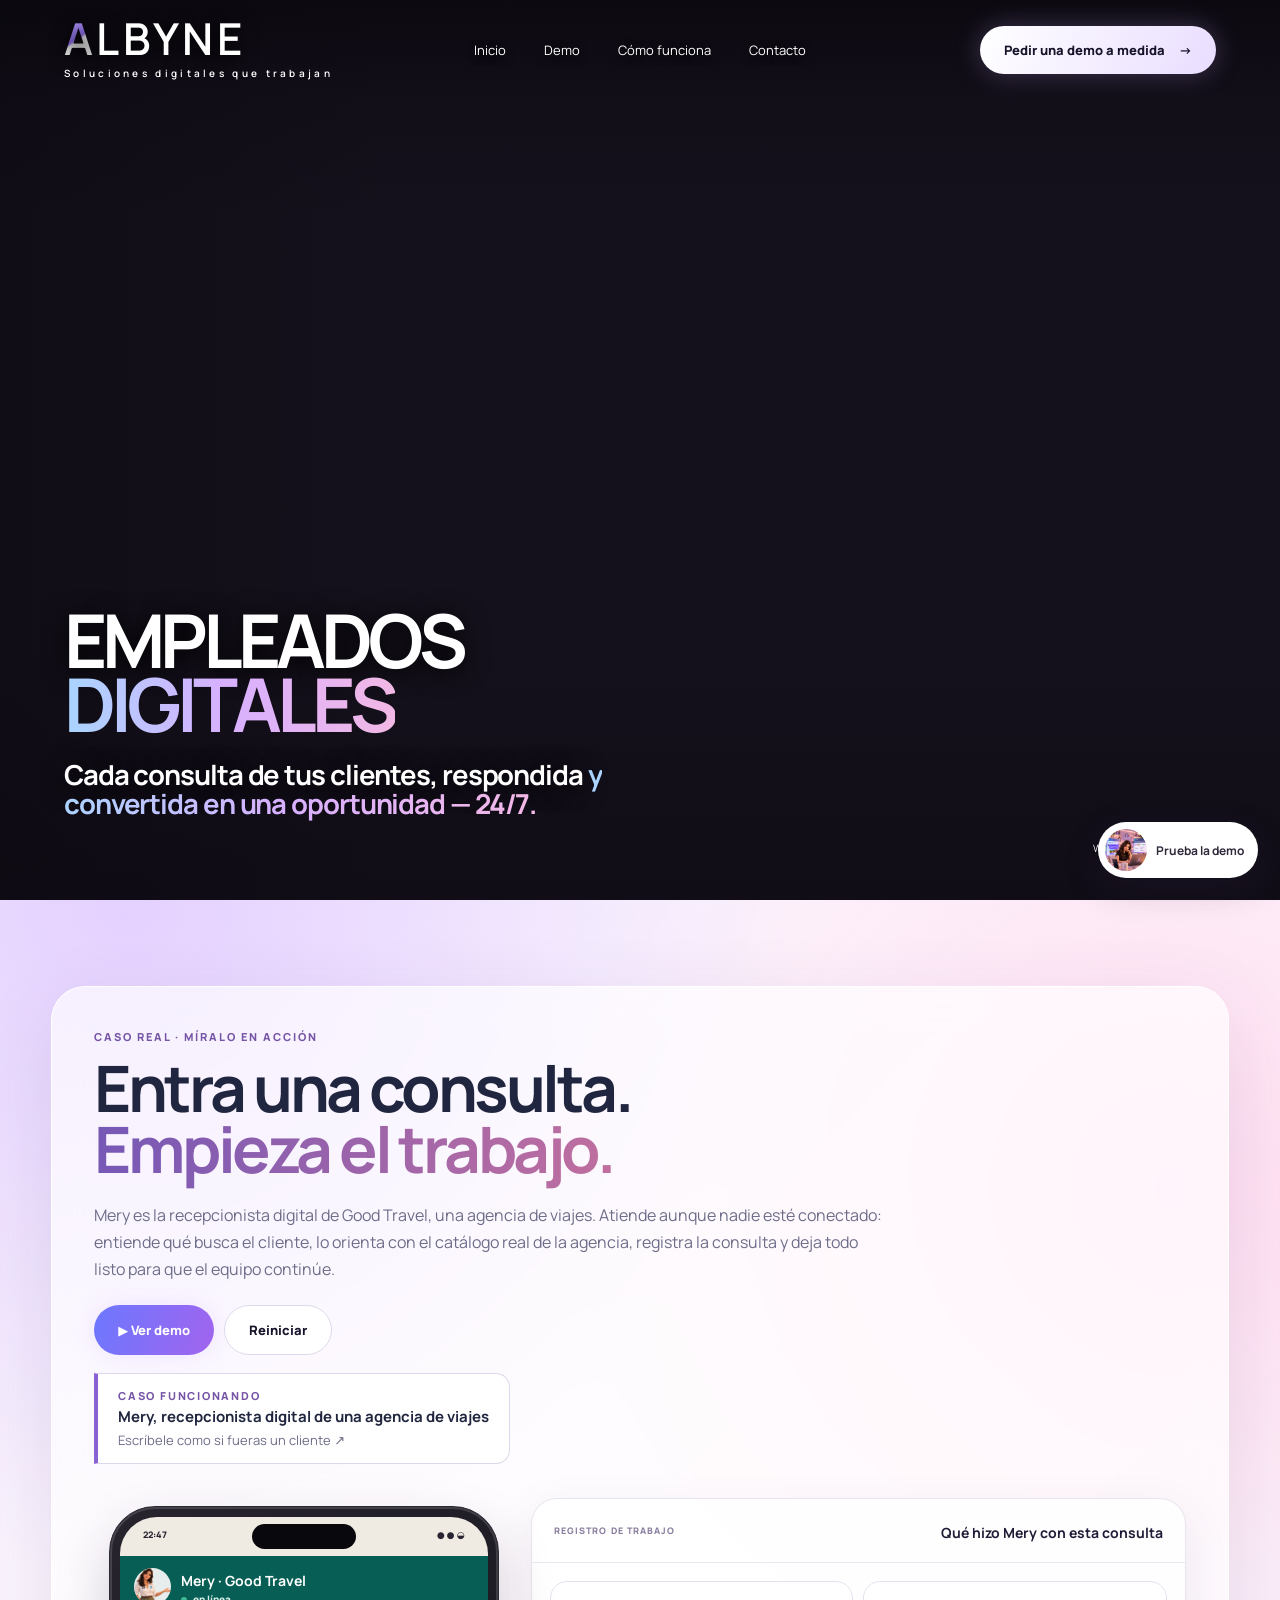
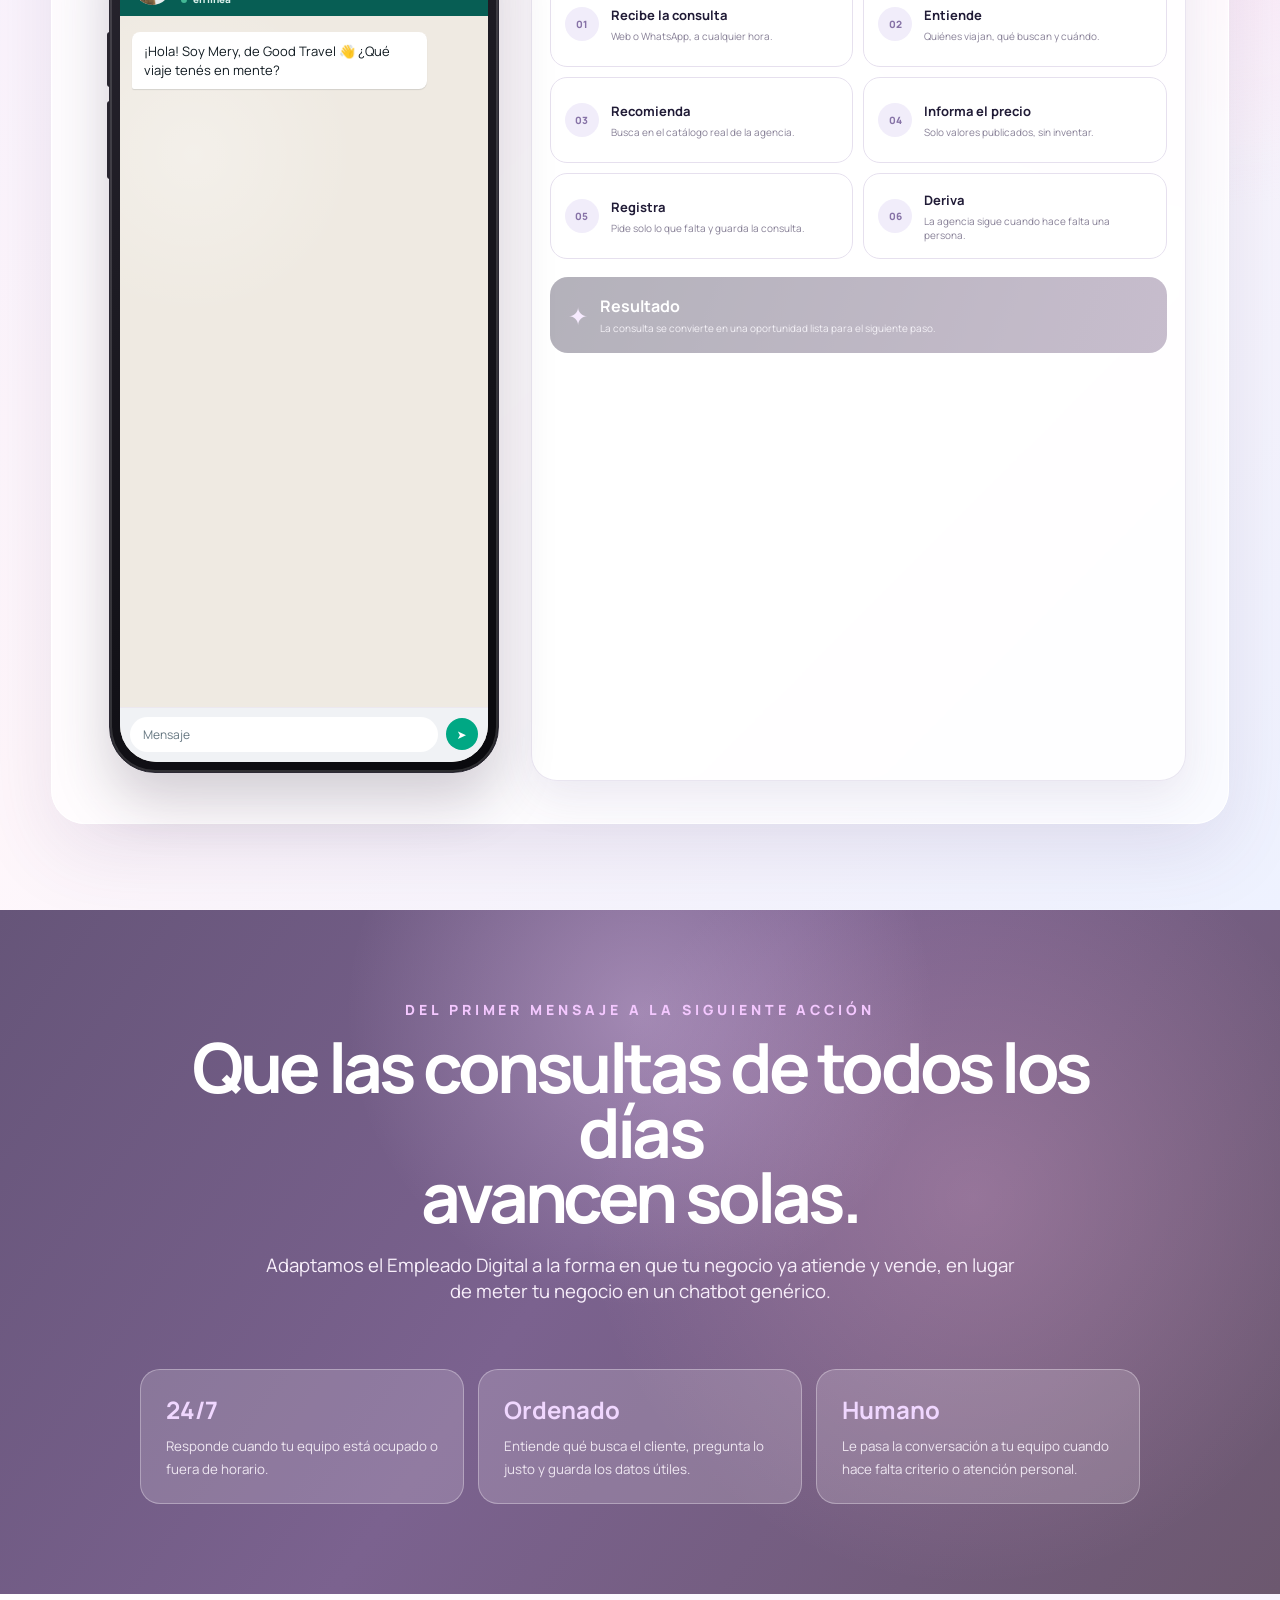
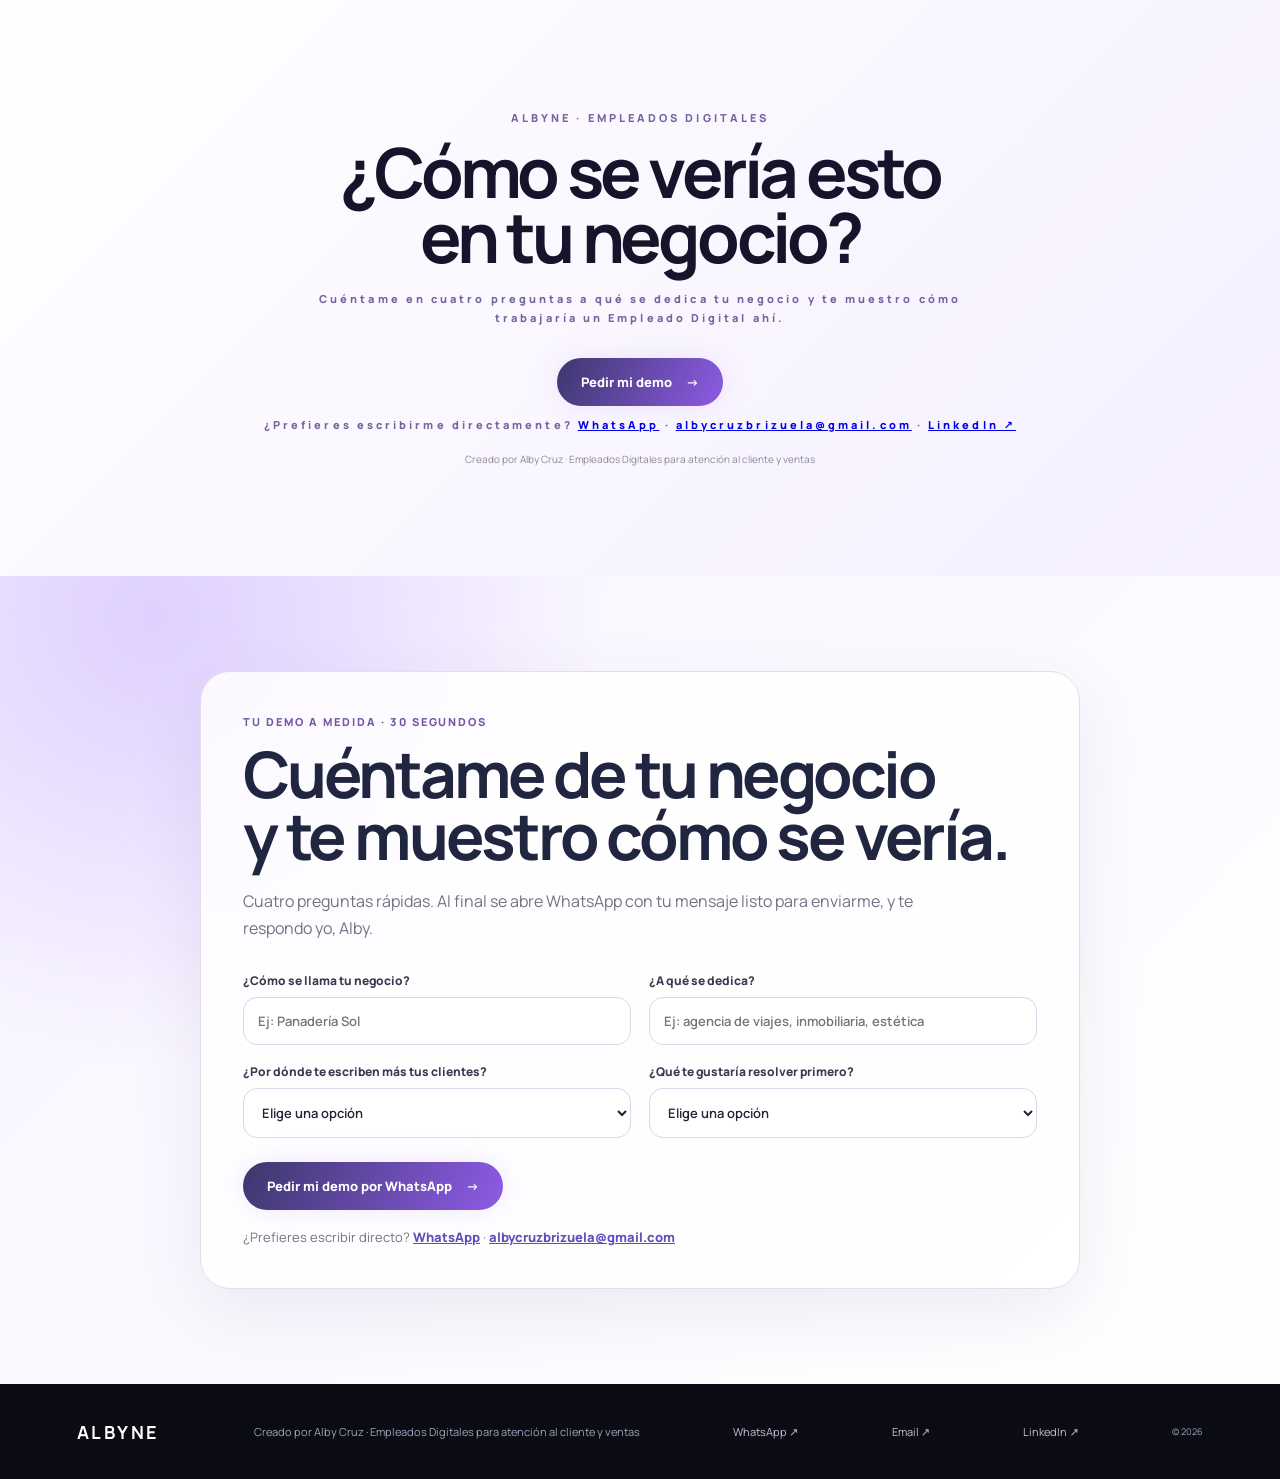
<file: index.html>
<!doctype html>
<html lang="es"><head><meta charset="UTF-8"><meta name="viewport" content="width=device-width,initial-scale=1"><meta name="description" content="ALBYNE — Empleados digitales que atienden consultas y ayudan a vender por WhatsApp y web, 24/7."><title>ALBYNE — Empleados Digitales</title><link rel="preconnect" href="https://fonts.googleapis.com"><link rel="preconnect" href="https://fonts.gstatic.com" crossorigin><link href="https://fonts.googleapis.com/css2?family=Manrope:wght@400;500;600;700;800&display=swap" rel="stylesheet"><link rel="stylesheet" href="styles.css"><script src="script.js" defer></script></head>
<body><main>
<section class="hero" id="home"><video class="hero-media" autoplay muted loop playsinline preload="auto"><source media="(max-width: 700px) and (orientation: portrait)" src="heropagGROKVIDEOS-IMAGE/grok-video-c19049d0-9712-4e89-aa44-8636d945af66.mp4" type="video/mp4"><source src="videodefinitivo.mp4" type="video/mp4"></video><div class="shade"></div><header class="nav"><a class="brand brand-mark" href="#home"><span><i>A</i>LBYNE</span><small>Soluciones digitales que trabajan</small></a><nav><a href="#home">Inicio</a><a href="#demo">Demo</a><a href="#how">Cómo funciona</a><a href="#contact">Contacto</a></nav><a class="pill top" href="#qualification">Pedir una demo a medida <b>→</b></a></header><div class="hero-copy"><h1>EMPLEADOS<br><span>DIGITALES</span></h1><h2>Cada consulta de tus clientes, respondida <span>y convertida en una oportunidad — 24/7.</span></h2></div><div class="channels"><span>WHATSAPP</span><span>WEB</span><span>CRM</span></div></section>

<section class="demo-section" id="demo"><div class="demo-shell"><div class="demo-intro"><p class="eyebrow">CASO REAL · MÍRALO EN ACCIÓN</p><h2>Entra una consulta.<br><span>Empieza el trabajo.</span></h2><p>Mery es la recepcionista digital de Good Travel, una agencia de viajes. Atiende aunque nadie esté conectado: entiende qué busca el cliente, lo orienta con el catálogo real de la agencia, registra la consulta y deja todo listo para que el equipo continúe.</p><div class="demo-actions"><button class="play-demo" id="playDemo">▶ Ver demo</button><button class="reset-demo" id="resetDemo">Reiniciar</button></div><a class="real-case" href="https://goodtravelagency.vercel.app/" target="_blank" rel="noopener"><span>Caso funcionando</span><b>Mery, recepcionista digital de una agencia de viajes</b><small>Escríbele como si fueras un cliente ↗</small></a></div>
<div class="demo-stage"><div class="phone-wrap"><div class="phone"><div class="phone-notch"></div><div class="phone-screen"><div class="phone-status"><span>22:47</span><span>● ● ◒</span></div><div class="chat-head"><div class="avatar"><img src="img/mery-avatar.webp" alt="Mery"></div><div><b>Mery · Good Travel</b><small><i></i> en línea</small></div></div><div class="chat-stream" id="chatStream"><div class="bubble assistant visible">¡Hola! Soy Mery, de Good Travel 👋 ¿Qué viaje tenés en mente?</div><div class="bubble client" data-step="1">¡Hola! Quiero viajar con mi novio, ¿qué promos tienen?</div><div class="bubble assistant" data-step="2">¡Qué lindo plan! ¿Buscan más playa o ciudad? ¿Y para qué fecha lo pensaban?</div><div class="bubble client" data-step="2">Playa, en enero si se puede.</div><div class="bubble assistant" data-step="3">Para playa te recomiendo el Caribe All Inclusive: 7 noches, hotel 5 estrellas, todo incluido.</div><div class="bubble assistant" data-step="4">El valor publicado es desde USD 1.800, sujeto a confirmación según la fecha.</div><div class="bubble assistant" data-step="5">Para que el equipo te arme la propuesta, ¿me pasás tu nombre y un mail o WhatsApp?</div><div class="bubble client" data-step="5">Lucía Gómez, lucia@ejemplo.com</div><div class="bubble assistant" data-step="5">Listo, Lucía. Dejé registrada tu consulta por Caribe para 2 personas en enero.</div><div class="bubble assistant" data-step="6">El equipo de Good Travel sigue desde acá, con todo lo que ya me contaste.</div></div><div class="phone-input"><span>Mensaje</span><b>➤</b></div></div></div></div>

<div class="circuit-card"><div class="circuit-head"><small>REGISTRO DE TRABAJO</small><b>Qué hizo Mery con esta consulta</b></div><div class="circuit-grid"><div class="circuit-step" data-step="1"><span>01</span><div><b>Recibe la consulta</b><small class="step-default">Web o WhatsApp, a cualquier hora.</small><small class="step-result">✓ 22:47 · fuera de horario, igual responde</small></div></div><div class="circuit-step" data-step="2"><span>02</span><div><b>Entiende</b><small class="step-default">Quiénes viajan, qué buscan y cuándo.</small><small class="step-result">✓ 2 personas · playa · enero</small></div></div><div class="circuit-step" data-step="3"><span>03</span><div><b>Recomienda</b><small class="step-default">Busca en el catálogo real de la agencia.</small><small class="step-result">✓ Caribe All Inclusive · 7 noches</small></div></div><div class="circuit-step" data-step="4"><span>04</span><div><b>Informa el precio</b><small class="step-default">Solo valores publicados, sin inventar.</small><small class="step-result">✓ Desde USD 1.800 · sujeto a confirmación</small></div></div><div class="circuit-step" data-step="5"><span>05</span><div><b>Registra</b><small class="step-default">Pide solo lo que falta y guarda la consulta.</small><small class="step-result">✓ Lucía · contacto y viaje registrados</small></div></div><div class="circuit-step" data-step="6"><span>06</span><div><b>Deriva</b><small class="step-default">La agencia sigue cuando hace falta una persona.</small><small class="step-result">✓ Lista para que la agencia arme la propuesta</small></div></div></div><div class="demo-result" id="demoResult"><span>✦</span><div><b>Resultado</b><small>La consulta se convierte en una oportunidad lista para el siguiente paso.</small></div></div></div></div></div></section>

<section class="statement" id="how"><div class="statement-inner"><p class="eyebrow">DEL PRIMER MENSAJE A LA SIGUIENTE ACCIÓN</p><h2>Que las consultas de todos los días<br>avancen solas.</h2><span class="statement-sub">Adaptamos el Empleado Digital a la forma en que tu negocio ya atiende y vende, en lugar de meter tu negocio en un chatbot genérico.</span><div class="proof"><div><b>24/7</b><small>Responde cuando tu equipo está ocupado o fuera de horario.</small></div><div><b>Ordenado</b><small>Entiende qué busca el cliente, pregunta lo justo y guarda los datos útiles.</small></div><div><b>Humano</b><small>Le pasa la conversación a tu equipo cuando hace falta criterio o atención personal.</small></div></div></div></section>

<section class="contact" id="contact"><p>ALBYNE · EMPLEADOS DIGITALES</p><h2>¿Cómo se vería esto<br>en tu negocio?</h2><p class="contact-copy">Cuéntame en cuatro preguntas a qué se dedica tu negocio y te muestro cómo trabajaría un Empleado Digital ahí.</p><a class="pill" href="#qualification">Pedir mi demo <b>→</b></a><p class="contact-direct">¿Prefieres escribirme directamente? <a href="https://wa.me/5491162027121" target="_blank" rel="noopener">WhatsApp</a> · <a href="mailto:albycruzbrizuela@gmail.com">albycruzbrizuela@gmail.com</a> · <a href="https://www.linkedin.com/in/albinacb/" target="_blank" rel="noopener">LinkedIn ↗</a></p><span class="contact-pending">Creado por Alby Cruz · Empleados Digitales para atención al cliente y ventas</span></section>
<section class="qualification" id="qualification"><div class="qualification-shell"><p class="eyebrow">TU DEMO A MEDIDA · 30 SEGUNDOS</p><h2>Cuéntame de tu negocio<br>y te muestro cómo se vería.</h2><p class="qualification-intro">Cuatro preguntas rápidas. Al final se abre WhatsApp con tu mensaje listo para enviarme, y te respondo yo, Alby.</p><form id="qualificationForm" class="qualification-form">
<label>¿Cómo se llama tu negocio?<input name="company" required maxlength="80" placeholder="Ej: Panadería Sol"></label>
<label>¿A qué se dedica?<input name="rubro" required maxlength="80" placeholder="Ej: agencia de viajes, inmobiliaria, estética"></label>
<label>¿Por dónde te escriben más tus clientes?<select name="channel" required><option value="">Elige una opción</option><option>WhatsApp</option><option>Instagram</option><option>Página web</option><option>Varios canales</option></select></label>
<label>¿Qué te gustaría resolver primero?<select name="pain" required><option value="">Elige una opción</option><option>Responder más rápido</option><option>Responder fuera de horario</option><option>No perder mensajes ni clientes</option><option>Dejar de contestar lo mismo una y otra vez</option><option>Ordenar las consultas y hacer seguimiento</option><option>Todavía no lo sé, quiero ver opciones</option></select></label>
<button class="pill qualification-submit" type="submit">Pedir mi demo por WhatsApp <b>→</b></button></form><p class="qualification-alt">¿Prefieres escribir directo? <a href="https://wa.me/5491162027121" target="_blank" rel="noopener">WhatsApp</a> · <a href="mailto:albycruzbrizuela@gmail.com">albycruzbrizuela@gmail.com</a></p><div class="qualification-result" id="qualificationResult" hidden></div></div></section>

<button class="albyne-launcher" id="albyneLauncher" type="button" aria-label="Probar a Albyne"><img src="heropagGROKVIDEOS-IMAGE/Imagen de ChatGPT 30 sept 2026, 11_27_28 a.m..png" alt=""><span>Prueba la demo</span></button><aside class="albyne-assistant" id="albyneAssistant" aria-hidden="true"><div class="albyne-assistant-head"><img src="heropagGROKVIDEOS-IMAGE/Imagen de ChatGPT 30 sept 2026, 11_27_28 a.m..png" alt="Albyne"><div><b>Albyne</b><small>Demo interactiva · en línea</small></div><button id="closeAlbyne" aria-label="Cerrar">×</button></div><div class="albyne-assistant-chat" id="albyneLiveChat"><div class="live-msg bot">¡Hola! Soy Albyne 👋<br>Cuéntame en pocas palabras: ¿qué te gustaría mejorar en la atención o en las ventas de tu negocio?</div></div><form class="albyne-assistant-form" id="albyneForm"><input id="albyneInput" autocomplete="off" placeholder="Escribe tu respuesta…" aria-label="Tu respuesta"><button type="submit">➤</button></form></aside></main>
<footer><b>ALBYNE</b><span>Creado por Alby Cruz · Empleados Digitales para atención al cliente y ventas</span><a href="https://wa.me/5491162027121" target="_blank" rel="noopener" style="color:#c9c0dd;text-decoration:none">WhatsApp ↗</a><a href="mailto:albycruzbrizuela@gmail.com" style="color:#c9c0dd;text-decoration:none">Email ↗</a><a href="https://www.linkedin.com/in/albinacb/" target="_blank" rel="noopener" style="color:#c9c0dd;text-decoration:none">LinkedIn ↗</a><small>© 2026</small></footer></body></html>
</file>
<file: styles.css>
:root{--ink:#17132a}*{box-sizing:border-box}html{scroll-behavior:smooth}body{margin:0;font-family:Manrope,system-ui,sans-serif;color:#fff;background:#0b0c13}button,a{font:inherit}.hero{height:100svh;min-height:720px;position:relative;overflow:hidden;background:#15111c}.hero-media{position:absolute;inset:0;width:100%;height:100%;object-fit:cover;object-position:center;filter:saturate(1.04) contrast(1.02)}.shade{position:absolute;inset:0;background:linear-gradient(180deg,rgba(9,6,13,.38),transparent 25%,transparent 70%,rgba(9,6,13,.34)),linear-gradient(90deg,rgba(8,6,12,.34),transparent 31%)}.nav{position:absolute;z-index:5;inset:0 0 auto;height:100px;padding:0 5%;display:grid;grid-template-columns:1fr auto 1fr;align-items:center;background:linear-gradient(180deg,rgba(7,5,10,.48),transparent)}.brand{color:#fff;text-decoration:none}.brand-mark{font-size:44px;font-weight:600;letter-spacing:.075em}.brand-mark span{display:block;line-height:.85;text-shadow:0 3px 18px #000}.brand-mark i{font-style:normal;background:linear-gradient(145deg,#d7c6ff,#9b78ff 48%,#fff 52%);-webkit-background-clip:text;color:transparent}.brand-mark small{display:block;margin-top:9px;font-size:10px}.nav nav{display:flex;gap:38px}.nav nav a{color:#fff;text-decoration:none;font-size:13px;text-shadow:0 2px 10px #000}.pill,.play-demo,.reset-demo{display:inline-flex;align-items:center;justify-content:center;gap:14px;padding:15px 24px;border:0;border-radius:40px;background:linear-gradient(115deg,#fff,#e9ddff);color:#17132a;text-decoration:none;font-size:13px;font-weight:800;box-shadow:0 0 26px rgba(206,171,255,.26);cursor:pointer}.pill.top{justify-self:end}.hero-copy{position:absolute;z-index:4;left:5%;bottom:9%;max-width:600px;text-shadow:0 3px 24px #000}.hero-copy h1{font-size:clamp(58px,5.8vw,90px);line-height:.86;letter-spacing:-.065em;margin:0}.hero-copy h1 span,.hero-copy h2 span{background:linear-gradient(90deg,#a9d5ff,#d7b0ff 48%,#f2b8e5);-webkit-background-clip:text;color:transparent;text-shadow:none}.hero-copy h2{font-size:clamp(24px,2.15vw,35px);line-height:1.08;letter-spacing:-.04em;margin:24px 0 0}.channels{position:absolute;z-index:4;right:3%;bottom:5%;display:flex;gap:18px;font-size:10px;letter-spacing:.14em;text-shadow:0 2px 8px #000}
.demo-section{padding:86px 4%;color:#201b36;background:radial-gradient(circle at 10% 0%,#e2cdffe6,transparent 34%),radial-gradient(circle at 92% 18%,#ffd6eebf,transparent 35%),linear-gradient(135deg,#f7f2ff,#fff7fb 52%,#eef2ff)}.demo-shell{width:min(1420px,100%);margin:auto;padding:42px;border:1px solid #fff;border-radius:34px;background:#ffffffa8;box-shadow:0 26px 80px #543d771f;backdrop-filter:blur(18px)}.demo-intro{max-width:900px;margin-bottom:34px}.eyebrow{margin:0 0 14px;font-size:11px;font-weight:800;letter-spacing:.18em}.demo-intro .eyebrow{color:#7655a6}.demo-intro h2{font-size:clamp(42px,5vw,72px);line-height:.95;letter-spacing:-.055em;margin:0;color:#20263f}.demo-intro h2 span{background:linear-gradient(90deg,#7658b6,#c06f9f);-webkit-background-clip:text;color:transparent}.demo-intro>p:not(.eyebrow){max-width:790px;margin:22px 0;color:#6d6d89;font-size:16px;line-height:1.7}.demo-actions{display:flex;gap:10px}.play-demo{background:linear-gradient(110deg,#6c78ff,#a264ee);color:#fff}.play-demo:disabled{opacity:.7}.reset-demo{background:#fff;border:1px solid #ddd8eb;box-shadow:none}.demo-stage{display:grid;grid-template-columns:minmax(300px,.78fr) minmax(440px,1.22fr);gap:18px}.chat-card,.circuit-card{border:1px solid #795ea029;border-radius:26px;background:#ffffffc2;box-shadow:0 16px 45px #523f741a;overflow:hidden}.chat-head,.circuit-head{display:flex;align-items:center;justify-content:space-between;padding:20px 22px;border-bottom:1px solid #ece8f3}.chat-head small,.circuit-head small{display:block;color:#8a7d9f;font-size:9px;font-weight:800;letter-spacing:.12em}.chat-head b,.circuit-head b{display:block;margin-top:4px;font-size:14px}.chat-head>span{font-size:10px;color:#7e7890}.chat-head>span i{display:inline-block;width:7px;height:7px;border-radius:50%;background:#42b895;margin-right:5px}.chat-stream{height:470px;padding:18px;overflow:auto}.bubble{max-width:86%;margin:0 0 11px;padding:12px 14px;border:1px solid #e2ddeb;border-radius:16px;background:#fff;font-size:12px;line-height:1.5;opacity:0;transform:translateY(8px);transition:.38s ease}.bubble.visible{opacity:1;transform:none}.bubble.client{margin-left:auto;background:#eeeaff;border-color:#e2dcff}.bubble.audio,.bubble.system{max-width:94%;border-style:dashed;background:#f1fbf7;border-color:#bce3d4;color:#4e7466}.circuit-card{padding-bottom:20px}.circuit-grid{display:grid;grid-template-columns:1fr 1fr;gap:10px;padding:18px}.circuit-step{display:flex;gap:12px;align-items:center;min-height:86px;padding:14px;border:1px solid #e6e0ee;border-radius:17px;background:#ffffffcc;transition:.35s ease}.circuit-step>span{width:34px;height:34px;flex:0 0 34px;display:grid;place-items:center;border-radius:50%;background:#f1edfa;color:#8773a7;font-size:10px;font-weight:800}.circuit-step b{display:block;font-size:13px}.circuit-step small{display:block;margin-top:5px;color:#888197;font-size:10px;line-height:1.4}.circuit-step.active{border-color:#aa85ff;background:linear-gradient(135deg,#f7f1ff,#fff3fa);box-shadow:0 0 0 3px #a982ff1a,0 12px 25px #825ab01a;transform:translateY(-2px)}.circuit-step.active>span{background:linear-gradient(135deg,#8b73ff,#bd77dc);color:#fff}.circuit-step.done{border-color:#cfe5db}.circuit-step.done>span{background:#e5f5ee;color:#3b9475}.demo-result{margin:0 18px;padding:18px;display:flex;gap:12px;align-items:center;border-radius:18px;background:linear-gradient(110deg,#28223c,#5e416f);color:#fff;opacity:.35;transition:.45s}.demo-result.visible{opacity:1;box-shadow:0 15px 35px #51366638}.demo-result>span{font-size:24px;color:#e7c6ff}.demo-result b,.demo-result small{display:block}.demo-result small{margin-top:4px;color:#ddd5e5;font-size:10px}
.statement{position:relative;min-height:650px;display:grid;place-items:center;text-align:center;padding:90px 5%;overflow:hidden;background:radial-gradient(circle at 50% 15%,#f4d7ff57,transparent 34%),radial-gradient(circle at 76% 42%,#ffbee33d,transparent 37%),linear-gradient(125deg,#665579,#7b628f 46%,#6c586f)}.statement-inner{position:relative;width:min(1000px,90vw)}.statement .eyebrow,.contact>p{font-size:14px;letter-spacing:.28em;font-weight:800;color:#f4c8ff}.statement h2,.contact h2{font-size:clamp(52px,5.4vw,82px);line-height:.94;letter-spacing:-.055em;margin:16px auto 22px;max-width:920px}.statement-sub{display:block;font-size:clamp(18px,1.45vw,23px);color:#f7eefa;max-width:760px;margin:auto}.proof{margin:65px auto 0;display:grid;grid-template-columns:repeat(3,1fr);gap:14px}.proof div{text-align:left;padding:23px 25px;border:1px solid #fff7fd52;border-radius:20px;background:#fff5fc2b}.proof b{display:block;font-size:24px;color:#f0d7ff;margin-bottom:8px}.proof small{color:#eee6f1;line-height:1.5}.contact{text-align:center;color:var(--ink);padding:105px 20px 110px;background:linear-gradient(135deg,#fff,#f5efff)}.contact>p{color:#7564a0;font-size:11px}.contact h2{margin:15px auto 38px}.contact .pill{background:linear-gradient(115deg,#3d376d,#8d5be5);color:#fff}.contact-pending{display:block;margin-top:20px;color:#8d8799;font-size:10px}footer{min-height:95px;padding:25px 6%;display:flex;align-items:center;justify-content:space-between;color:#9da5bb;font-size:11px}footer b{font-size:18px;letter-spacing:.15em;color:#fff}
@media(max-width:1000px){.nav nav{display:none}.nav{grid-template-columns:1fr auto}.demo-stage{grid-template-columns:1fr}.chat-stream{height:400px}}@media(max-width:700px){.hero{min-height:690px}.shade{background:linear-gradient(180deg,#07050a8c,transparent 25%,transparent 60%,#07050a94)}.nav{height:75px;padding:0 18px}.brand-mark{font-size:31px}.brand-mark small{font-size:7px;margin-top:6px}.pill.top{font-size:10px;padding:10px 13px}.hero-copy{left:20px;right:20px;bottom:6%;max-width:340px}.hero-copy h1{font-size:clamp(46px,13vw,58px)}.hero-copy h2{font-size:21px;margin-top:18px;max-width:290px}.channels{display:none}.demo-section{padding:42px 14px}.demo-shell{padding:22px 14px;border-radius:26px}.demo-intro h2{font-size:42px}.demo-intro>p:not(.eyebrow){font-size:14px}.demo-actions{display:grid;grid-template-columns:1fr auto}.play-demo,.reset-demo{padding:13px 16px;font-size:12px}.demo-stage{display:flex;flex-direction:column}.chat-card,.circuit-card{border-radius:20px}.chat-stream{height:380px;padding:14px}.bubble{font-size:11px;max-width:90%}.circuit-grid{grid-template-columns:1fr;padding:14px}.circuit-step{min-height:72px}.demo-result{margin:0 14px}.statement{min-height:auto;padding:75px 22px}.statement .eyebrow{font-size:11px}.statement h2{font-size:clamp(43px,12vw,58px)}.statement-sub{font-size:17px;line-height:1.5}.proof{grid-template-columns:1fr;margin-top:38px}.contact{padding:75px 20px 80px}.contact h2{font-size:38px}footer{flex-direction:column;gap:10px;text-align:center}}@media(prefers-reduced-motion:reduce){html{scroll-behavior:auto}.bubble,.circuit-step,.demo-result{transition:none}}
/* Demo conversation: literal mobile phone */
.phone-wrap{display:grid;place-items:center;min-width:0;padding:8px 12px}
.phone{position:relative;width:min(390px,100%);height:610px;padding:10px;border:1px solid #2c2935;border-radius:46px;background:linear-gradient(145deg,#27242e,#09090d);box-shadow:0 28px 55px #30234238,0 0 0 2px #ffffff24 inset}
.phone:before,.phone:after{content:"";position:absolute;left:-3px;width:3px;border-radius:3px 0 0 3px;background:#27242e}.phone:before{top:125px;height:55px}.phone:after{top:194px;height:78px}
.phone-notch{position:absolute;z-index:5;top:17px;left:50%;transform:translateX(-50%);width:104px;height:25px;border-radius:18px;background:#09090d}
.phone-screen{height:100%;display:flex;flex-direction:column;overflow:hidden;border-radius:37px;background:linear-gradient(180deg,#fbfaff,#f7f4fa)}
.phone-status{height:39px;flex:0 0 39px;padding:11px 23px 0;display:flex;justify-content:space-between;color:#282431;font-size:9px;font-weight:800}
.phone .chat-head{height:60px;flex:0 0 60px;justify-content:flex-start;gap:10px;padding:8px 14px;background:#fff;border-bottom:1px solid #ebe7ef}
.phone .chat-head .avatar{width:37px;height:37px;display:grid;place-items:center;border-radius:50%;background:linear-gradient(145deg,#8874ff,#d17ec1);color:#fff;font-size:14px;font-weight:800}
.phone .chat-head b{font-size:12px;color:#262137}
.phone .chat-head small{display:block;margin-top:2px;color:#777183;font-size:8px;letter-spacing:0}
.phone .chat-head small i{display:inline-block;width:6px;height:6px;border-radius:50%;background:#42b895;margin-right:4px}
.phone .chat-stream{flex:1;height:auto;padding:14px 11px;background:linear-gradient(#f8f5faeb,#f8f5faeb),radial-gradient(circle at 20% 20%,#eadfff,transparent 30%);scrollbar-width:none}
.phone .chat-stream::-webkit-scrollbar{display:none}
.phone .bubble{max-width:82%;padding:9px 11px;margin-bottom:8px;border:0;border-radius:15px 15px 15px 5px;background:#fff;color:#373141;font-size:10px;line-height:1.45;box-shadow:0 2px 8px #40344b12}
.phone .bubble.client{margin-left:auto;border-radius:15px 15px 5px 15px;background:#dcd4ff}
.phone .bubble.audio{margin-left:auto;border:0;border-radius:15px 15px 5px 15px;background:#dff3eb;color:#496d60}
.phone .bubble.system{max-width:90%;margin-left:auto;margin-right:auto;border-radius:12px;background:#eee9f4;color:#716879;text-align:center;font-size:9px;box-shadow:none}
.phone-input{height:55px;flex:0 0 55px;padding:8px 10px 10px;display:flex;align-items:center;gap:8px;background:#fff;border-top:1px solid #ece8ef}
.phone-input span{flex:1;padding:9px 13px;border:1px solid #e4dfe9;border-radius:20px;color:#aaa3b0;font-size:9px}
.phone-input b{width:32px;height:32px;display:grid;place-items:center;border-radius:50%;background:linear-gradient(135deg,#806cff,#b26dcc);color:#fff;font-size:12px}
@media(max-width:700px){.phone-wrap{padding:4px 0 12px}.phone{width:min(350px,94vw);height:570px;border-radius:42px}.phone-screen{border-radius:34px}}

/* WhatsApp-faithful customer chat: readable and only customer-visible messages */
.phone-screen{background:#efeae2}
.phone .chat-head{background:#075e54;border-bottom:0}
.phone .chat-head b{color:#fff;font-size:14px}
.phone .chat-head small{color:#d8eee9;font-size:10px}
.phone .chat-head .avatar{background:#dfe5e7;color:#54656f}
.phone .chat-stream{background-color:#efeae2;background-image:radial-gradient(circle at 20% 20%,rgba(255,255,255,.28),transparent 26%);padding:16px 12px}
.phone .bubble{max-width:86%;padding:10px 12px;margin-bottom:9px;border-radius:8px 8px 8px 2px;background:#fff;color:#111b21;font-size:13px;line-height:1.42;box-shadow:0 1px 1px #0b141a1f}
.phone .bubble.client{background:#d9fdd3;border-radius:8px 8px 2px 8px}
.phone .bubble.audio{background:#d9fdd3;color:#111b21;border-radius:8px 8px 2px 8px}
.phone-input{background:#f0f2f5}
.phone-input span{background:#fff;border:0;color:#667781;font-size:12px}
.phone-input b{background:#00a884}
@media(max-width:700px){.phone .bubble{font-size:13px;line-height:1.45}.phone .chat-head b{font-size:14px}}

.phone .chat-head .avatar{overflow:hidden;padding:0;background:#e7ecec}
.phone .chat-head .avatar img{width:100%;height:100%;display:block;object-fit:cover;object-position:center}

.circuit-step .step-result{display:none;margin-top:6px;color:#397b65;font-weight:700;line-height:1.4}
.circuit-step.recorded .step-default,.circuit-step.done .step-default{display:none}
.circuit-step.recorded .step-result,.circuit-step.done .step-result{display:block}
.circuit-step.recorded,.circuit-step.done{background:linear-gradient(135deg,#f3fbf7,#f7f3ff);border-color:#b9ddcf}
.circuit-step.recorded>span,.circuit-step.done>span{background:#dff3e9;color:#28775b}
@media(max-width:700px){.circuit-step .step-result{font-size:11px}.circuit-step.recorded,.circuit-step.done{min-height:82px}}

/* Full conversation phone: no hidden opening messages */
.phone{height:auto;min-height:760px}
.phone-screen{height:auto;min-height:738px}
.phone .chat-stream{height:auto;min-height:584px;overflow:visible;flex:none}
.phone-input{margin-top:auto}
@media(max-width:700px){
 .phone{height:auto;min-height:780px;width:min(370px,96vw)}
 .phone-screen{height:auto;min-height:758px}
 .phone .chat-stream{height:auto;min-height:604px;overflow:visible}
}

/* Albyne receptionist */
.contact-open{border:0;cursor:pointer;font:inherit}
.albyne-launcher{position:fixed;right:22px;bottom:22px;z-index:30;display:flex;align-items:center;gap:9px;padding:7px 14px 7px 7px;border:0;border-radius:30px;background:#fff;color:#30283b;box-shadow:0 12px 35px #30234235;font:700 12px Manrope,sans-serif;cursor:pointer}
.albyne-launcher img{width:42px;height:42px;border-radius:50%;object-fit:cover}
.albyne-assistant{position:fixed;right:22px;bottom:82px;z-index:40;width:min(370px,calc(100vw - 28px));height:540px;display:flex;flex-direction:column;border:1px solid #e6dff0;border-radius:24px;background:#f7f3f9;box-shadow:0 24px 70px #30234245;overflow:hidden;opacity:0;pointer-events:none;transform:translateY(14px) scale(.98);transition:.2s ease}
.albyne-assistant.open{opacity:1;pointer-events:auto;transform:none}
.albyne-assistant-head{display:flex;align-items:center;gap:10px;padding:13px 14px;background:linear-gradient(135deg,#806cff,#b979bd);color:#fff}
.albyne-assistant-head img{width:42px;height:42px;border-radius:50%;object-fit:cover;background:#fff}
.albyne-assistant-head div{flex:1}.albyne-assistant-head b{display:block;font-size:14px}.albyne-assistant-head small{font-size:10px;opacity:.86}
.albyne-assistant-head button{border:0;background:transparent;color:#fff;font-size:25px;cursor:pointer}
.albyne-assistant-chat{flex:1;overflow:auto;padding:16px 13px;background:#efeae2}
.live-msg{width:fit-content;max-width:86%;margin-bottom:9px;padding:10px 12px;border-radius:9px;background:#fff;color:#111b21;font-size:13px;line-height:1.45;box-shadow:0 1px 1px #0b141a1f}
.live-msg.user{margin-left:auto;background:#d9fdd3;border-radius:9px 9px 2px 9px}.live-msg.bot{border-radius:9px 9px 9px 2px}
.albyne-assistant-form{display:flex;gap:8px;padding:10px;background:#f0f2f5}.albyne-assistant-form input{min-width:0;flex:1;border:0;outline:0;border-radius:22px;background:#fff;padding:11px 14px;font:500 13px Manrope,sans-serif}.albyne-assistant-form button{width:40px;height:40px;border:0;border-radius:50%;background:#806cff;color:#fff;cursor:pointer}
@media(max-width:700px){.albyne-launcher{right:12px;bottom:12px}.albyne-assistant{right:7px;bottom:70px;width:calc(100vw - 14px);height:min(620px,calc(100dvh - 90px));border-radius:22px}}

/* Qualification funnel */
.contact-copy{max-width:680px;margin:-18px auto 30px;color:#777084;font-size:15px;line-height:1.7}
.qualification{padding:95px 20px;color:#201b36;background:radial-gradient(circle at 12% 5%,#dfd0ff,transparent 33%),linear-gradient(135deg,#f8f4ff,#fff)}
.qualification-shell{width:min(880px,100%);margin:auto;padding:42px;border:1px solid #e4dcef;border-radius:30px;background:#ffffffd9;box-shadow:0 24px 70px #523f7417}
.qualification .eyebrow{color:#7655a6}.qualification h2{margin:0;font-size:clamp(40px,5vw,68px);line-height:.98;letter-spacing:-.05em;color:#20263f}
.qualification-intro{max-width:680px;color:#777084;line-height:1.7;margin:20px 0 30px}
.qualification-form{display:grid;grid-template-columns:1fr 1fr;gap:18px}
.qualification-form label{display:flex;flex-direction:column;gap:8px;color:#3f3851;font-size:12px;font-weight:800}
.qualification-form input,.qualification-form select{width:100%;border:1px solid #ddd5e9;border-radius:14px;background:#fff;color:#272135;padding:14px;font:600 13px Manrope,sans-serif;outline:none}
.qualification-form input:focus,.qualification-form select:focus{border-color:#8c71d4;box-shadow:0 0 0 3px #8c71d419}
.qualification-submit{grid-column:1/-1;justify-self:start;margin-top:6px;background:linear-gradient(115deg,#3d376d,#8d5be5);color:#fff}
.qualification-result{margin-top:28px;padding:24px;border:1px solid #ded5ec;border-radius:20px;background:#f8f4ff}
.qualification-result h3{margin:0 0 10px;font-size:26px}.qualification-result p{color:#696176;line-height:1.6}
.qualification-result a{margin-top:12px;background:linear-gradient(115deg,#3d376d,#8d5be5);color:#fff}
@media(max-width:700px){.qualification{padding:60px 14px}.qualification-shell{padding:24px 16px;border-radius:24px}.qualification-form{grid-template-columns:1fr}.qualification-submit{grid-column:auto}.contact-copy{font-size:14px}}

/* Caso funcionando: link a una demo real (Mery) */
.real-case{display:inline-flex;flex-direction:column;gap:4px;margin-top:18px;padding:14px 20px;border:1px solid #ddd8eb;border-left:4px solid #8a63d2;border-radius:0 14px 14px 0;background:#fff;color:#20263f;text-decoration:none;max-width:100%;transition:border-color .2s,box-shadow .2s}
.real-case span{font-size:11px;font-weight:800;letter-spacing:.16em;text-transform:uppercase;color:#7655a6}
.real-case b{font-size:15px;line-height:1.35}
.real-case small{font-size:13px;color:#6d6d89}
.real-case:hover,.real-case:focus-visible{border-color:#b9a4e6;box-shadow:0 6px 22px rgba(118,88,182,.14)}
@media(max-width:700px){.phone{width:min(350px,100%);box-sizing:border-box}}
.qualification-alt{margin:18px 0 0;font-size:13px;color:#777084}.qualification-alt a{color:#5f4fbd;font-weight:800}
.qualification-form[hidden],.qualification-alt[hidden]{display:none}
</file>
